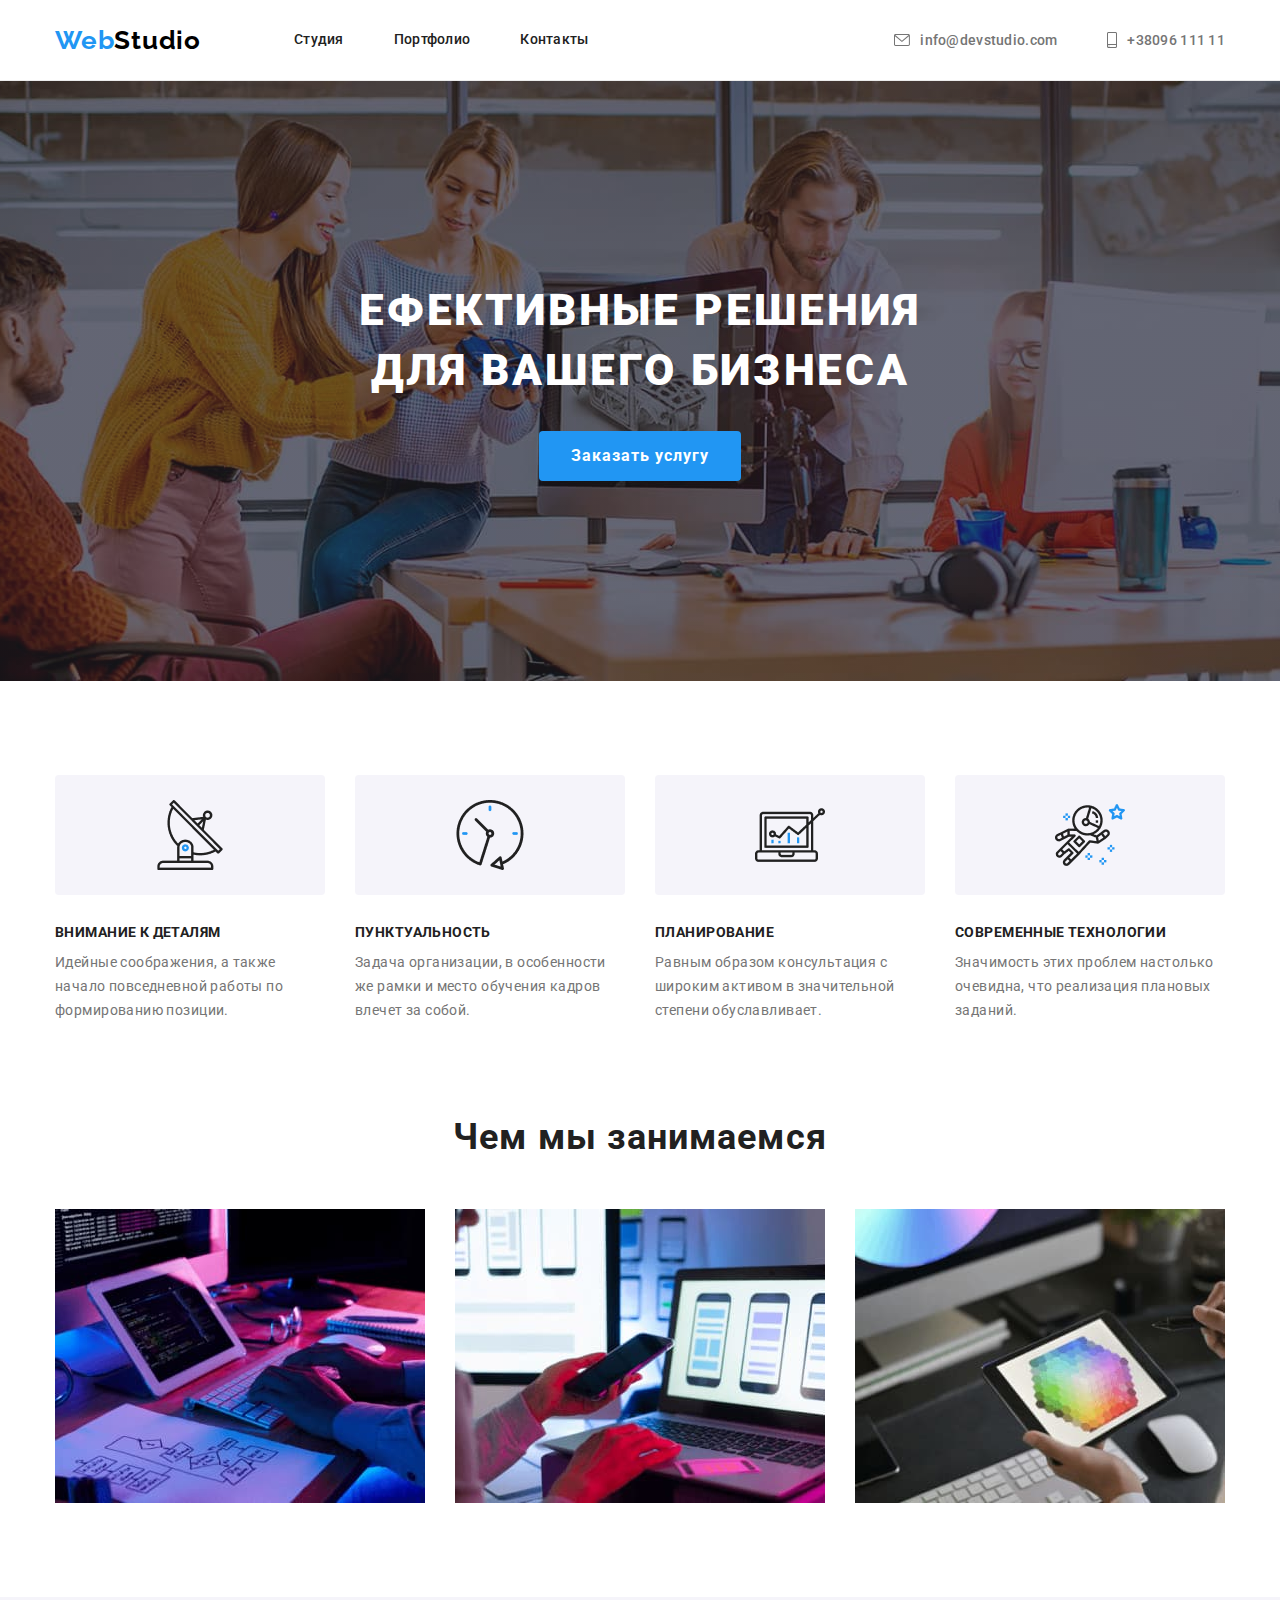
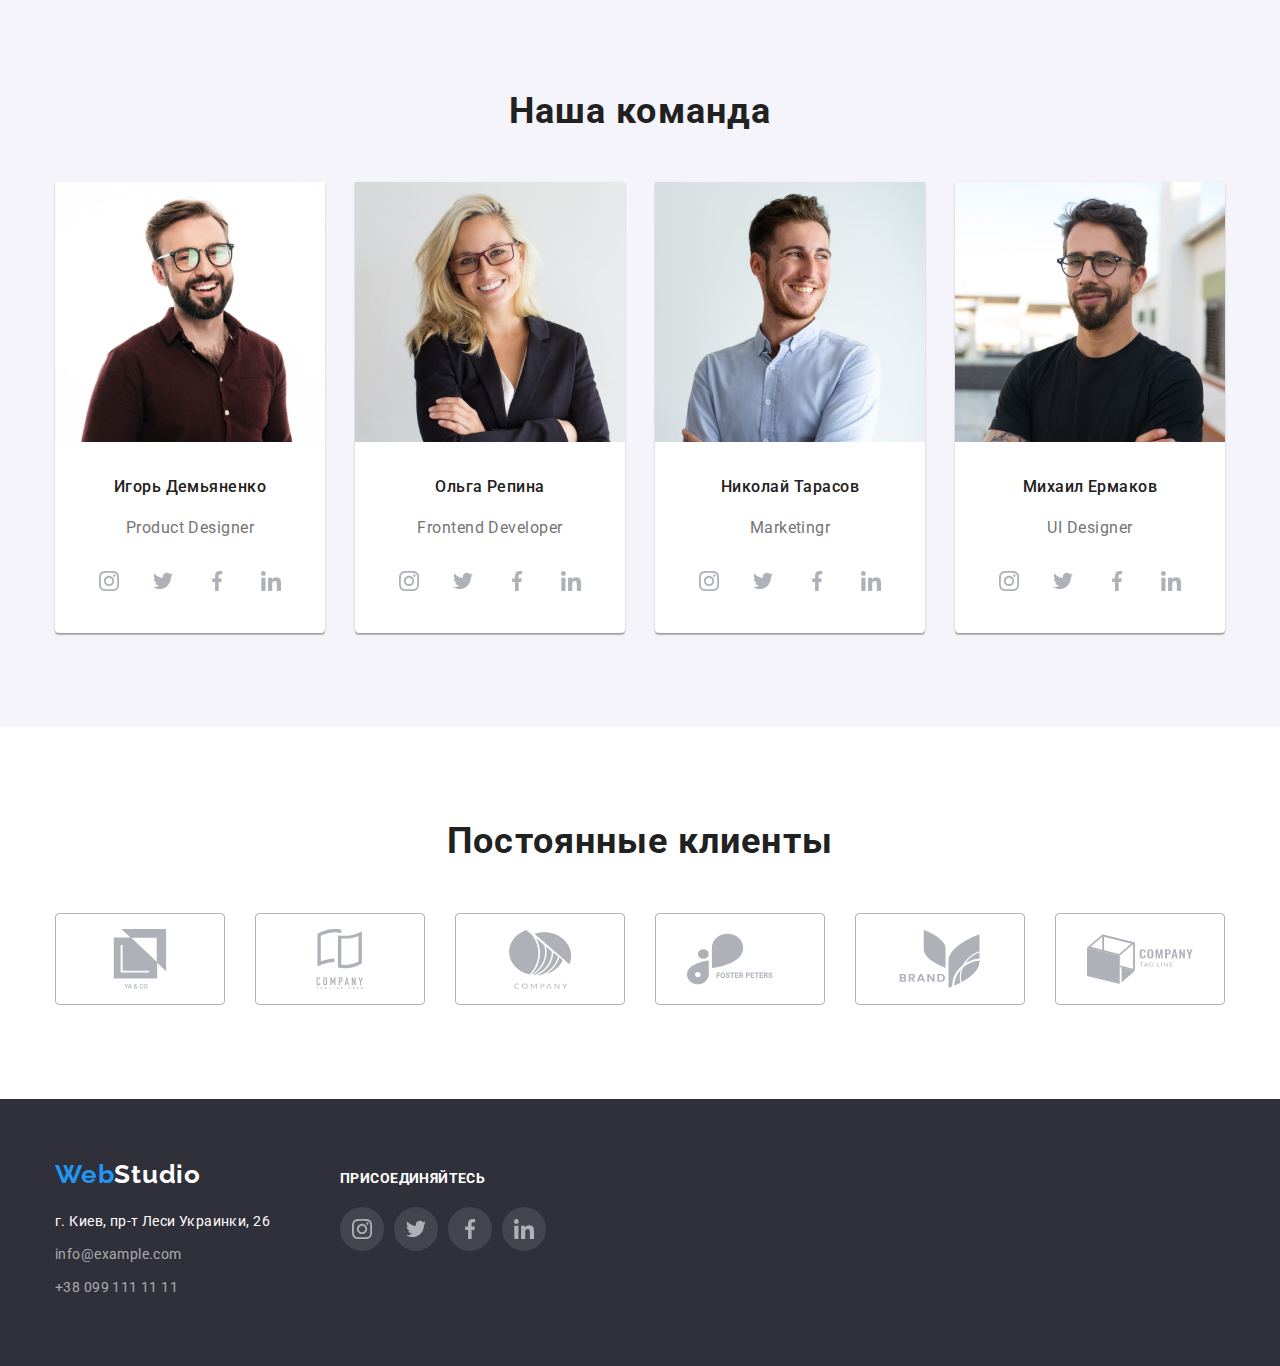
<file: index.html>
<!DOCTYPE html>
<html lang="ru">
    <head>
        <meta charset="UTF-8">
        <meta http-equiv="X-UA-Compatible" content="IE=edge">
        <meta name="viewport" content="width=device-width, initial-scale=1.0">
        <title>WebStuio</title>
        <link rel="stylesheet" href="https://cdnjs.cloudflare.com/ajax/libs/modern-normalize/1.1.0/modern-normalize.min.css">
        <link rel="stylesheet" href="./css/styles.css">
        <link href="https://fonts.googleapis.com/css2?family=Raleway:wght@700&family=Roboto:wght@400;500;700;900&display=swap" rel="stylesheet">
    </head>
    <body>
        <!--Шапка-->
        <header class="page-header">   
            <div class="header-container container">
                <nav class="header-navigation"> 
                    <a  class="logo-link link" href="./index.html"><span class="logo-first">Web</span><span class="logo-second">Studio</span></a>
                    <ul class="header-list list">   
                        <li class="header-list-item"><a class="header-list-link link" href="./index.html">Студия</a></li>
                        <li class="header-list-item"><a class="header-list-link link"href="./portfolio.html">Портфолио</a></li>
                        <li class="header-list-item"><a class="header-list-link link"href="">Контакты</a></li>
                    </ul>
                </nav>
                <ul class="header-info-list list">
                    <li class="info-list-item">
                        <a class="header-link link" href="mailto:info@devstudio.com">
                            <svg class="header-icon" width="16" height="12">
                                <use href="./images/symbol-defs.svg#icon-envelope"></use>
                            </svg>
                            info@devstudio.com
                        </a>
                    </li>
                    <li class="info-list-item">
                        <a class="header-link link" href="tel:+380961111111">
                        <svg class="header-icon" width="10" height="16">
                            <use href="./images/symbol-defs.svg#icon-smartphone"></use>
                        </svg>
                        +38096 111 11</a></li>
                </ul>
            </div>
        </header>
        <!--Основная часть-->
        <main>
            <section class="hero">
                <div class="container">
                    <h1 class="hero-title">Ефективные решения для вашего бизнеса</h1>
                    <button class="hero-btn" type="button">Заказать услугу</button>
                </div>
                </section>
            <section class="benefits section">
                <div class="container">
                    <h2 class="visually-hidden">Наши преимущества</h2>
                    <ul class="benefits-list list">
                        <li class="benefits-list-item icon-antenna">
                            <h3 class="benefits-item-title">Внимание к деталям</h3>
                            <p class="benefits-item-text"> Идейные соображения, а также начало повседневной работы по формированию позиции.</p>
                        </li>
                        <li class="benefits-list-item icon-clock">
                            <h3 class="benefits-item-title">Пунктуальность</h3>
                            <p  class="benefits-item-text">Задача организации, в особенности же рамки и место обучения кадров влечет за собой.</p>
                        </li>
                        <li class="benefits-list-item icon-diagram">
                            <h3 class="benefits-item-title">Планирование</h3>
                            <p class="benefits-item-text" >Равным образом консультация с широким активом в значительной степени обуславливает.</p>
                        </li>
                        <li class="benefits-list-item icon-astronaut">
                            <h3 class="benefits-item-title">Современные технологии</h3>
                            <p class="benefits-item-text"> Значимость этих проблем настолько очевидна, что реализация плановых заданий.</p>
                        </li>
                    </ul>
                </div>
            </section>
            <section class="works section">
                <div class="container">
                    <h2 class="works-title title">Чем мы занимаемся</h2>
                    <ul class="works-list list">
                        <li class="works-list-item">
                            <img src="./images/img1.jpg" alt="рабтота на ноутбууке" width="370" height="294">
                        </li>
                        <li class="works-list-item">
                            <img src="./images/img2.jpg" alt="рабтота на смартфоне" width="370" height="294">
                        </li>
                        <li class="works-list-item">
                            <img src="./images/img3.jpg" alt="рабтота на планшете" width="370" height="294">
                        </li>
                    </ul>
                </div>
            </section>
            <section class="team section">
                <div class="container">
                    <h2 class="team-title title" >Наша команда</h2>
                    <ul class="team-list list">
                        <li class="team-list-item">
                            <img class="team-img" src="./images/team-img-1.jpg" alt="Фото дизайнера проекта" width="270" height="260">
                            <h3 class="team-item-title">Игорь Демьяненко</h3>
                            <p class="team-item-text"lang="en">Product Designer</p>
                            <ul class="team-networking-list social-list list">
                                <li class="social-item">
                                    <a class="social-list-link" href="">
                                        <svg class="social-icon">
                                            <use href="./images/symbol-defs.svg#icon-instagram"></use>
                                        </svg>
                                    </a>
                                </li>
                                <li class="social-item">
                                    <a class="social-list-link" href="">
                                        <svg class="social-icon">
                                            <use href="./images/symbol-defs.svg#icon-twitter"></use>
                                        </svg>
                                    </a>
                                </li>
                                <li class="social-item">
                                    <a class="social-list-link" href="">
                                        <svg class="social-icon">
                                            <use href="./images/symbol-defs.svg#icon-facebook"></use>
                                        </svg>
                                    </a>
                                </li>
                                <li class="social-item">
                                    <a class="social-list-link" href="">
                                        <svg class="social-icon">
                                            <use href="./images/symbol-defs.svg#icon-linkedin"></use>
                                        </svg>
                                    </a>
                                </li>
                            </ul>
                        </li>
                        <li class="team-list-item">
                            <img class="team-img" src="./images/team-img-2.jpg" alt="Фото фронтенд разработчика" width="270" height="260">
                            <h3 class="team-item-title">Ольга Репина</h3>
                            <p class="team-item-text"lang="en"> Frontend Developer</p>
                            <ul class="team-networking-list social-list list">
                                <li class="social-item">
                                    <a class="social-list-link" href="">
                                        <svg class="social-icon">
                                            <use href="./images/symbol-defs.svg#icon-instagram"></use>
                                        </svg>
                                    </a>
                                </li>
                                <li class="social-item">
                                    <a class="social-list-link" href="">
                                        <svg class="social-icon">
                                            <use href="./images/symbol-defs.svg#icon-twitter"></use>
                                        </svg>
                                    </a>
                                </li>
                                <li class="social-item">
                                    <a class="social-list-link" href="">
                                        <svg class="social-icon">
                                            <use href="./images/symbol-defs.svg#icon-facebook"></use>
                                        </svg>
                                    </a>
                                </li>
                                <li class="social-item">
                                    <a class="social-list-link" href="">
                                        <svg class="social-icon">
                                            <use href="./images/symbol-defs.svg#icon-linkedin"></use>
                                        </svg>
                                    </a>
                                </li>
                            </ul>
                        </li>
                        <li class="team-list-item">
                            <img class="team-img" src="./images/team-img-3.jpg" alt="Фото маркетолога" width="270" height="260">
                            <h3 class="team-item-title">Николай Тарасов</h3>
                            <p class="team-item-text"lang="en">Marketingr</p>
                            <ul class="team-networking-list social-list list">
                                <li class="social-item">
                                    <a class="social-list-link" href="">
                                        <svg class="social-icon">
                                            <use href="./images/symbol-defs.svg#icon-instagram"></use>
                                        </svg>
                                    </a>
                                </li>
                                <li class="social-item">
                                    <a class="social-list-link" href="">
                                        <svg class="social-icon">
                                            <use href="./images/symbol-defs.svg#icon-twitter"></use>
                                        </svg>
                                    </a>
                                </li>
                                <li class="social-item">
                                    <a class="social-list-link" href="">
                                        <svg class="social-icon">
                                            <use href="./images/symbol-defs.svg#icon-facebook"></use>
                                        </svg>
                                    </a>
                                </li>
                                <li class="social-item">
                                    <a class="social-list-link" href="">
                                        <svg class="social-icon">
                                            <use href="./images/symbol-defs.svg#icon-linkedin"></use>
                                        </svg>
                                    </a>
                                </li>
                            </ul>
                        </li>
                        <li class="team-list-item">
                            <img class="team-img" src="./images/team-img-4.jpg" alt="Фото UI дизайнера" width="270" height="260">
                            <h3 class="team-item-title">Михаил Ермаков</h3>
                            <p class="team-item-text"lang="en">UI Designer</p>
                            <ul class="team-networking-list social-list list">
                                <li class="social-item">
                                    <a class="social-list-link" href="">
                                        <svg class="social-icon">
                                            <use href="./images/symbol-defs.svg#icon-instagram"></use>
                                        </svg>
                                    </a>
                                </li>
                                <li class="social-item">
                                    <a class="social-list-link" href="">
                                        <svg class="social-icon">
                                            <use href="./images/symbol-defs.svg#icon-twitter"></use>
                                        </svg>
                                    </a>
                                </li>
                                <li class="social-item">
                                    <a class="social-list-link" href="">
                                        <svg class="social-icon">
                                            <use href="./images/symbol-defs.svg#icon-facebook"></use>
                                        </svg>
                                    </a>
                                </li>
                                <li class="social-item">
                                    <a class="social-list-link" href="">
                                        <svg class="social-icon">
                                            <use href="./images/symbol-defs.svg#icon-linkedin"></use>
                                        </svg>
                                    </a>
                                </li>
                            </ul>
                        </li>
                    </ul>
                </div>
            </section>
            <section class="clients section">
                <div class="container">
                    <h2 class="clients-title title">Постоянные клиенты</h2>
                    <ul class="clients-list list">
                        <li class="clients-item">
                            <a href="" class="clients-link">
                                <svg class="clients-icon">
                                    <use href="./images/symbol-defs.svg#icon-yaco"></use>
                                </svg>
                            </a>
                        </li>
                        <li class="clients-item">
                            <a href="" class="clients-link">
                                <svg class="clients-icon">
                                    <use href="./images/symbol-defs.svg#icon-tagline"></use>
                                </svg>
                            </a>
                        </li>
                        <li class="clients-item">
                            <a href="" class="clients-link">
                                <svg class="clients-icon">
                                    <use href="./images/symbol-defs.svg#icon-company"></use>
                                </svg>
                            </a>
                        </li>
                        <li class="clients-item">
                            <a href="" class="clients-link">
                                <svg class="clients-icon">
                                    <use href="./images/symbol-defs.svg#icon-foster"></use>
                                </svg>
                            </a>
                        </li>
                        <li class="clients-item">
                            <a href="" class="clients-link">
                                <svg class="clients-icon">
                                    <use href="./images/symbol-defs.svg#icon-brand"></use>
                                </svg>
                            </a>
                        </li>
                        <li class="clients-item">
                            <a href="" class="clients-link">
                                <svg class="clients-icon">
                                    <use href="./images/symbol-defs.svg#icon-tag"></use>
                                </svg>
                            </a>
                        </li>
                    </ul>
                </div>
            </section>
        </main>
        <!--Футер-->
        <footer class="page-footer">
            <div class="container">
                <div class="footer-box">
                    <div class="footer-contacts">
                        <a  class="logo-link link" href="./index.html"><span class="logo-first">Web</span><span class="logo-second">Studio</span></a>
                        <address>
                            <ul class="footer-list list">
                                <li><a class="footer-link-adress footer-link link" href="https://www.google.com/maps/place/%D0%B1%D1%83%D0%BB.+%D0%9B%D0%B5%D1%81%D0%B8+%D0%A3%D0%BA%D1%80%D0%B0%D0%B8%D0%BD%D0%BA%D0%B8,+26,+%D0%9A%D0%B8%D0%B5%D0%B2,+02000/@50.4265807,30.5361971,17z/data=!4m13!1m7!3m6!1s0x40d4cf0e033ecbe9:0x57a4dffefec77da0!2z0LHRg9C7LiDQm9C10YHQuCDQo9C60YDQsNC40L3QutC4LCAyNiwg0JrQuNC10LIsIDAyMDAw!3b1!8m2!3d50.4265807!4d30.5383858!3m4!1s0x40d4cf0e033ecbe9:0x57a4dffefec77da0!8m2!3d50.4265807!4d30.5383858" target="_blank" rel="noreferrer noopener">г. Киев, пр-т Леси Украинки, 26</a></li>
                                <li><a class="footer-link link" href="mailto:info@example.com">info@example.com</a></li>
                                <li><a class="footer-link link" href="tel:+380991111111">+38 099 111 11 11</a></li>
                            </ul>
                        </address>
                    </div>
                    <div class="footer-social">
                        <b class="footer-text">Присоединяйтесь</b>
                        <ul class="team-networking-list social-list list">
                            <li class="social-item">
                                <a class="social-list-link footer-social-link" href="">
                                    <svg class="social-icon">
                                        <use href="./images/symbol-defs.svg#icon-instagram"></use>
                                    </svg>
                                </a>
                            </li>
                            <li class="social-item">
                                <a class="social-list-link footer-social-link" href="">
                                    <svg class="social-icon">
                                        <use href="./images/symbol-defs.svg#icon-twitter"></use>
                                    </svg>
                                </a>
                            </li>
                            <li class="social-item">
                                <a class="social-list-link footer-social-link" href="">
                                    <svg class="social-icon">
                                        <use href="./images/symbol-defs.svg#icon-facebook"></use>
                                    </svg>
                                </a>
                            </li>
                            <li class="social-item">
                                <a class="social-list-link footer-social-link" href="">
                                    <svg class="social-icon">
                                        <use href="./images/symbol-defs.svg#icon-linkedin"></use>
                                    </svg>
                                </a>
                            </li>
                        </ul>
                    </div>
                </div>
            </div>
        </footer>
    </body>
</html>
</file>
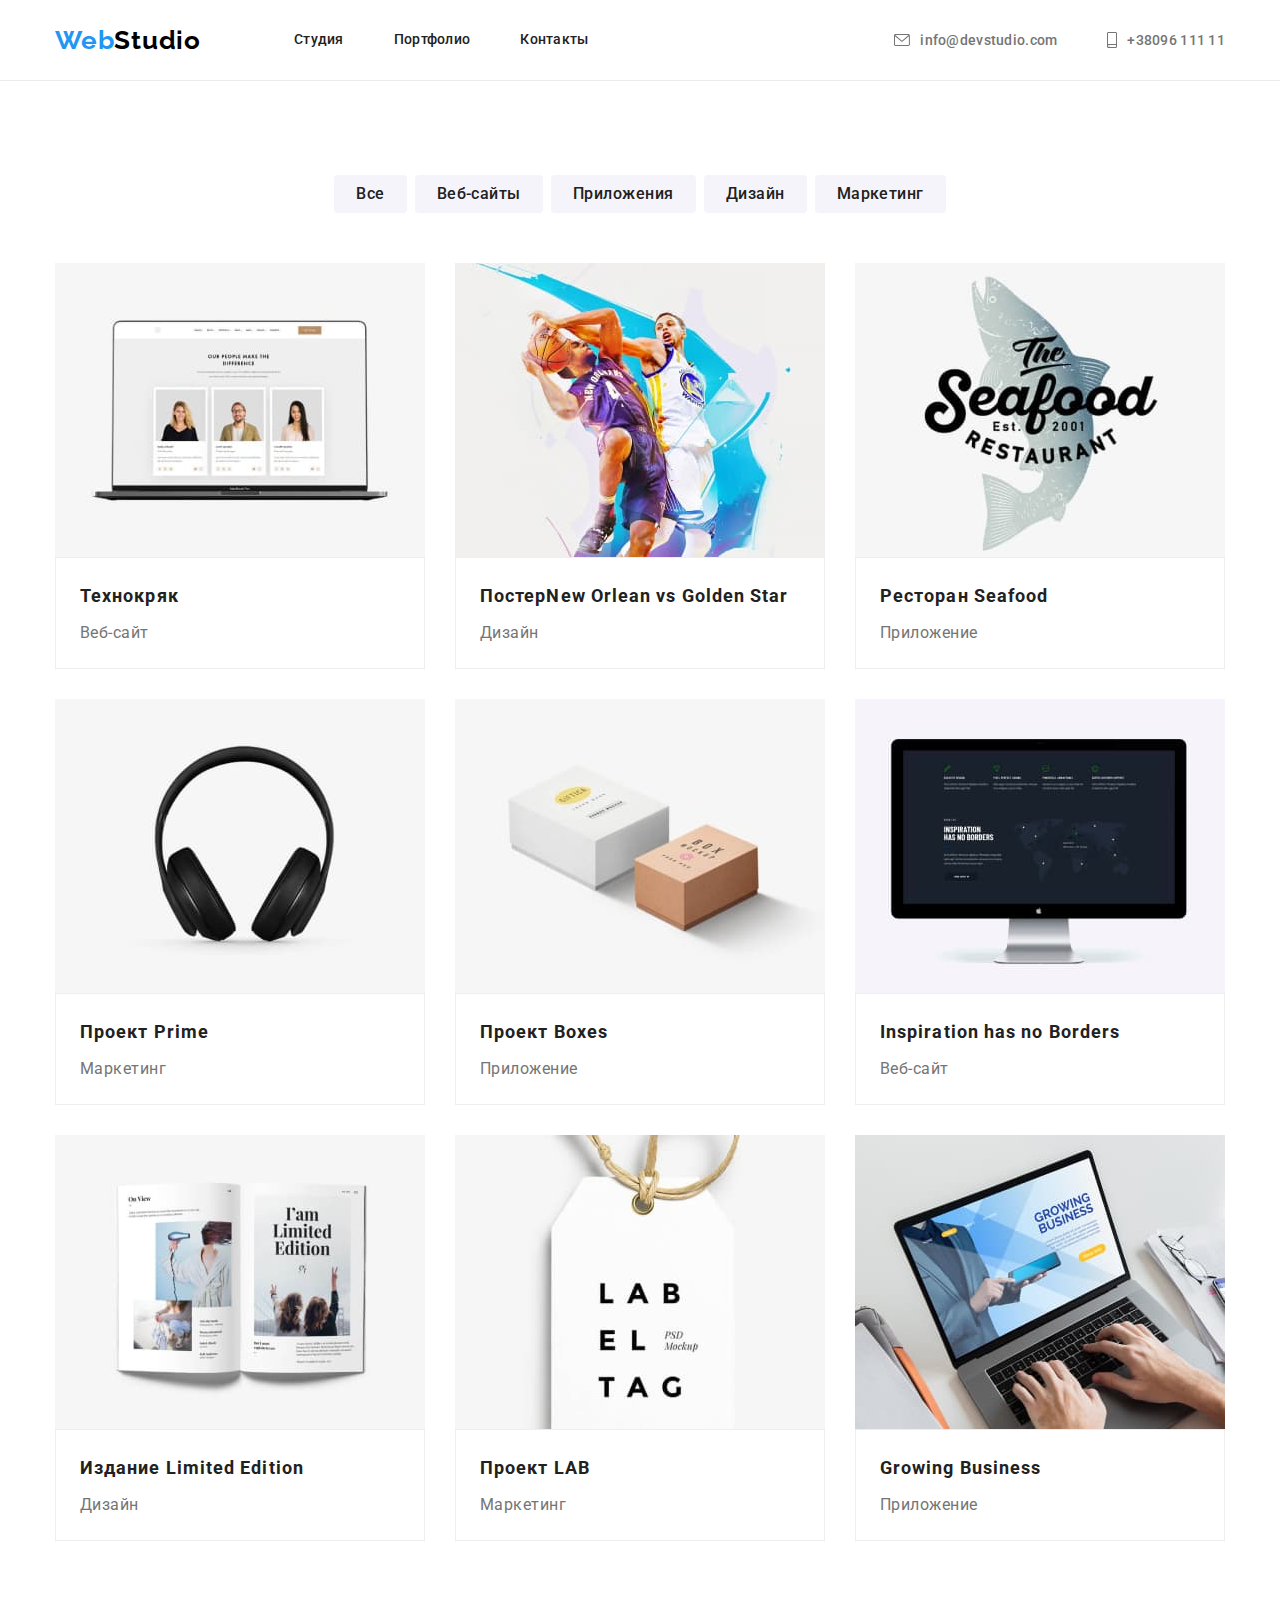
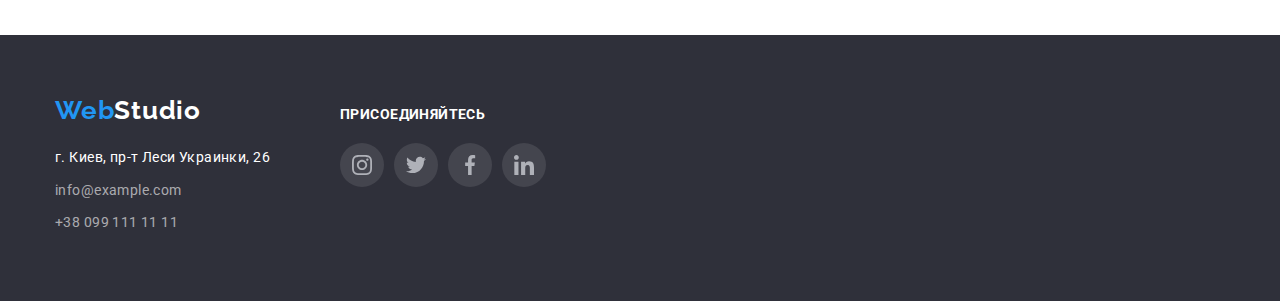
<file: portfolio.html>
<!DOCTYPE html>
<html lang="ru">
<head>
    <meta charset="UTF-8">
    <meta http-equiv="X-UA-Compatible" content="IE=edge">
    <meta name="viewport" content="width=device-width, initial-scale=1.0">
    <title>Портфолио</title>
    <link rel="stylesheet" href="https://cdnjs.cloudflare.com/ajax/libs/modern-normalize/1.1.0/modern-normalize.min.css">
    <link href="https://fonts.googleapis.com/css2?family=Raleway:wght@700&family=Roboto:wght@400;500;700;900&display=swap" rel="stylesheet">
    <link rel="stylesheet" href="./css/styles.css">
</head>
<body>
        <!--Шапка-->
        <header class="page-header">   
            <div class="header-container container">
                <nav class="header-navigation"> 
                    <a  class="logo-link link" href="./index.html"><span class="logo-first">Web</span><span class="logo-second">Studio</span></a>
                    <ul class="header-list list">   
                        <li class="header-list-item"><a class="header-list-link link" href="./index.html">Студия</a></li>
                        <li class="header-list-item"><a class="header-list-link link"href="./portfolio.html">Портфолио</a></li>
                        <li class="header-list-item"><a class="header-list-link link"href="">Контакты</a></li>
                    </ul>
                </nav>
                <ul class="header-info-list list">
                    <li class="info-list-item">
                        <a class="header-link link" href="mailto:info@devstudio.com">
                            <svg class="header-icon" width="16" height="12">
                                <use href="./images/symbol-defs.svg#icon-envelope"></use>
                            </svg>
                            info@devstudio.com
                        </a>
                    </li>
                    <li class="info-list-item">
                        <a class="header-link link" href="tel:+380961111111">
                        <svg class="header-icon" width="10" height="16">
                            <use href="./images/symbol-defs.svg#icon-smartphone"></use>
                        </svg>
                        +38096 111 11</a></li>
                </ul>
            </div>
        </header>
    <main>
        <section class="portfolio-section section">
            <div class="container">
                <h1 class="visually-hidden">Портфолио</h1>
                <ul class="portfolio-buttons-list list">
                    <li class="portfolio-list-button-item">
                        <button class="portfolio-button-item" type="button">Все</button>
                    </li>
                    <li class="portfolio-list-button-item">
                        <button class="portfolio-button-item" type="button">Веб-сайты</button>
                    </li>
                    <li class="portfolio-list-button-item">
                        <button class="portfolio-button-item" type="button">Приложения</button>
                    </li>
                    <li class="portfolio-list-button-item">
                        <button class="portfolio-button-item" type="button">Дизайн</button>
                    </li>
                    <li class="portfolio-list-button-item">
                        <button class="portfolio-button-item" type="button">Маркетинг</button>
                    </li>
                </ul>
                <ul class="portfolio-content-list list">
                    <li class="portfolio-content-item">
                        <img src="./images/portfolio_img1.jpg" alt="изображение людей на ноутбуке" width="370">
                        <div class="portfolio-description">
                            <h2 class="portfolio-content-title">Технокряк</h2>
                            <p class="portfolio-content-text" >Веб-сайт</p>
                        </div>
                    </li>
                    <li class="portfolio-content-item">
                        <img src="./images/portfolio_img2.jpg" alt="изображение баскетболистов" width="370">
                        <div class="portfolio-description">
                            <h2 class="portfolio-content-title">Постер<span lang="en">New Orlean vs Golden Star</span></h2>
                            <p class="portfolio-content-text">  Дизайн</p>
                        </div>
                    </li>
                    <li class="portfolio-content-item">
                        <img src="./images/portfolio_img3.jpg" alt="логотип ресторана" width="370">
                        <div class="portfolio-description">
                            <h2 class="portfolio-content-title">Ресторан <span lang="en">Seafood</span></h2>
                            <p class="portfolio-content-text" >Приложение</p>
                        </div>
                    </li>
                    <li class="portfolio-content-item">
                        <img src="./images/portfolio_img4.jpg" alt="изображение наушников" width="370">
                        <div class="portfolio-description">
                            <h2 class="portfolio-content-title">Проект <span lang="en">Prime</span></h2>
                            <p class="portfolio-content-text" >Маркетинг</p>
                        </div>
                    </li>
                    <li class="portfolio-content-item">
                        <img src="./images/portfolio_img5.jpg" alt="изображение двух коробок" width="370">
                        <div class="portfolio-description">
                            <h2 class="portfolio-content-title">Проект <span lang="en">Boxes</span></h2>
                            <p class="portfolio-content-text" >Приложение</p>
                        </div>
                    </li>
                    <li class="portfolio-content-item">
                        <img src="./images/portfolio_img6.jpg" alt="изображение экрана ноутбука" width="370">
                        <div class="portfolio-description">
                            <h2 class="portfolio-content-title" lang="en">Inspiration has no Borders</h2>
                            <p class="portfolio-content-text" >Веб-сайт</p>
                        </div>
                    </li>
                    <li class="portfolio-content-item">
                        <img src="./images/portfolio_img7.jpg" alt="изображение развернутой книги" width="370">
                        <div class="portfolio-description">
                            <h2 class="portfolio-content-title">Издание <span lang="en">Limited Edition</span></h2>
                            <p class="portfolio-content-text" >Дизайн</p>
                        </div>
                    </li>
                    <li class="portfolio-content-item">
                        <img src="./images/portfolio_img8.jpg" alt="логотип проекта Lab" width="370">
                        <div class="portfolio-description">
                            <h2 class="portfolio-content-title">Проект <span lang="en">LAB</span></h2>
                            <p class="portfolio-content-text" >Маркетинг</p>
                        </div>
                    </li>
                    <li class="portfolio-content-item">
                        <img src="./images/portfolio_img9.jpg" alt="на ноутбуке сайт Growing Business" width="370">
                        <div class="portfolio-description">
                            <h2 class="portfolio-content-title" lang="en">Growing Business</h2>
                            <p class="portfolio-content-text" >Приложение</p>
                        </div>
                    </li>
                </ul>
            </div>
        </section>
    </main>
        <!--Футер-->
        <footer class="page-footer">
            <div class="container">
                <div class="footer-box">
                    <div class="footer-contacts">
                        <a  class="logo-link link" href="./index.html"><span class="logo-first">Web</span><span class="logo-second">Studio</span></a>
                        <address>
                            <ul class="footer-list list">
                                <li><a class="footer-link-adress footer-link link" href="https://www.google.com/maps/place/%D0%B1%D1%83%D0%BB.+%D0%9B%D0%B5%D1%81%D0%B8+%D0%A3%D0%BA%D1%80%D0%B0%D0%B8%D0%BD%D0%BA%D0%B8,+26,+%D0%9A%D0%B8%D0%B5%D0%B2,+02000/@50.4265807,30.5361971,17z/data=!4m13!1m7!3m6!1s0x40d4cf0e033ecbe9:0x57a4dffefec77da0!2z0LHRg9C7LiDQm9C10YHQuCDQo9C60YDQsNC40L3QutC4LCAyNiwg0JrQuNC10LIsIDAyMDAw!3b1!8m2!3d50.4265807!4d30.5383858!3m4!1s0x40d4cf0e033ecbe9:0x57a4dffefec77da0!8m2!3d50.4265807!4d30.5383858" target="_blank" rel="noreferrer noopener">г. Киев, пр-т Леси Украинки, 26</a></li>
                                <li><a class="footer-link link" href="mailto:info@example.com">info@example.com</a></li>
                                <li><a class="footer-link link" href="tel:+380991111111">+38 099 111 11 11</a></li>
                            </ul>
                        </address>
                    </div>
                    <div class="footer-social">
                        <b class="footer-text">Присоединяйтесь</b>
                        <ul class="team-networking-list social-list list">
                            <li class="social-item">
                                <a class="social-list-link footer-social-link" href="">
                                    <svg class="social-icon">
                                        <use href="./images/symbol-defs.svg#icon-instagram"></use>
                                    </svg>
                                </a>
                            </li>
                            <li class="social-item">
                                <a class="social-list-link footer-social-link" href="">
                                    <svg class="social-icon">
                                        <use href="./images/symbol-defs.svg#icon-twitter"></use>
                                    </svg>
                                </a>
                            </li>
                            <li class="social-item">
                                <a class="social-list-link footer-social-link" href="">
                                    <svg class="social-icon">
                                        <use href="./images/symbol-defs.svg#icon-facebook"></use>
                                    </svg>
                                </a>
                            </li>
                            <li class="social-item">
                                <a class="social-list-link footer-social-link" href="">
                                    <svg class="social-icon">
                                        <use href="./images/symbol-defs.svg#icon-linkedin"></use>
                                    </svg>
                                </a>
                            </li>
                        </ul>
                    </div>
                </div>
            </div>
        </footer>
</body>
</html>
</file>
<file: css/styles.css>
*
{
    padding: 0;
    margin: 0;
    border: 0;
}

*, *::before, *::after
{
    box-sizing: border-box;
}

.visually-hidden 
{
    position: absolute;
    clip: rect(0 0 0 0);
    width: 1px;
    height: 1px;
    margin: -1px;
}

img
{
    display:block;
}
:root
{
    --primary-text-color: #212121;
    --secondary-text-color: #2196F3;
    --third-text-color: #757575;
}

body
{
    font-family: 'roboto', sans-serif;
    color: var(--primary-text-color);
}

.link
{
    text-decoration: none;
}
.list
{
    list-style: none;
}


/*--------------Header-------------*/
.page-header
{
    border-bottom: 1px solid #ECECEC;
}
.header-container
{
    display: flex;
    align-items: center;
}
.logo-link
{   
    display: block;
    font-family: Raleway, sans-serif;
    font-style: normal;
    font-weight: 700;
    font-size: 26px;
    line-height: 1.19;
    letter-spacing: 0.03em;
}
.page-header .logo-link
{
    margin-right: 93px;
}
.logo-first
{
    color: var(--secondary-text-color);
}
.logo-second
{
    color: #000000;
}
.header-list
{
    display: flex;

}
.header-list-item:not(:last-child)
{
    margin-right: 50px;

}
.header-navigation
{
    display: flex;
    align-items: center;
}
.header-list-link
{   display: block;
    padding-top: 32px;
    padding-bottom: 32px;
    font-weight: 500;
    font-size: 14px;
    line-height: 1.14;
    letter-spacing: 0.02em;
    color: inherit;

}
.header-list-link:hover,
.header-list-link:focus
{
    color: var(--secondary-text-color)
}
.header-info-list
{
    display: flex;
    margin-left: auto;
}
.info-list-item:not(:last-child)
{
    margin-right: 50px;

}
.header-link
{   display: flex;
    align-items: center;
    padding-top: 32px;
    padding-bottom: 32px;
    font-weight: 500;
    font-size: 14px;
    line-height: 16px;
    letter-spacing: 0.02em;
    color: var(--third-text-color);
}

.header-link:hover,
.header-link:focus
{
    color: var(--secondary-text-color);
}
.header-icon
{
    display:inline-block;
    margin-right: 10px;
    fill: currentColor;
}

.title
{
    font-weight: 700;
    font-size: 36px;
    line-height: 1.16;
    text-align: center;
    letter-spacing: 0.03em;
    color: inherit;
    margin-bottom: 50px;
}
/*--------------Main-------------*/
.section
{
    padding-top: 94px;
    padding-bottom: 94px;
}
.container
{
    width: 1200px;
    padding-left: 15px;
    padding-right: 15px; 
    margin: 0 auto;
}
/*--------------Hero-------------*/
.hero
{
    padding-top: 200px;
    max-width: 1600px;
    margin: 0 auto;
    background-color: #2F303A;
    background-image: linear-gradient( to right, rgba(47, 48, 58, 0.4),rgba(47, 48, 58, 0.4)), url('../images/header-backround.jpg');
    background-repeat: no-repeat;
    background-position: center;
    background-size: cover;
    height: 600px;
    text-align: center;
}
.hero-title
{
    max-width: 696px;
    margin: 0px auto 30px auto;
    padding-left: 13px;
    padding-right: 13px;
    font-weight: 900;
    font-size: 44px;
    line-height: 1.36;
    text-align: center;
    letter-spacing: 0.06em;
    text-transform: uppercase;
    color: #FFFFFF;
}
.hero-btn
{
    font-weight: 700;
    font-size: 16px;
    line-height: 1.87;
    text-align: center;
    letter-spacing: 0.06em;
    color: #FFFFFF;
    font-family: inherit;
    cursor: pointer;
    padding: 10px 32px;
    background-color: var(--secondary-text-color);
    border-radius: 4px;
    min-width: 200px;
    text-align: center;
}

/*--------------Benefits-------------*/

.benefits-list
{
    display: flex;
    flex-wrap: wrap;
    align-items: center;
    justify-content: center;
}
.benefits-list-item
{
    width: 270px;
}
.benefits-list-item:not(:last-child)
{
    margin-right: 30px;
}
.benefits-list-item::before{
    content: '';
    display: block;
    height: 120px;
    background: #F5F4FA;
    border-radius: 4px;
    margin-bottom: 30px;
}
.icon-antenna::before
{
    background-image: url('../images/antenna.png');
    background-repeat: no-repeat;
    background-position: center;
}
.icon-clock::before
{
    background-image: url('../images/clock.png');
    background-repeat: no-repeat;
    background-position: center;
}
.icon-diagram::before
{
    background-image: url('../images/diagram.png');
    background-repeat: no-repeat;
    background-position: center;
}
.icon-astronaut::before
{
    background-image: url('../images/astronaut.png');
    background-repeat: no-repeat;
    background-position: center;
}
.benefits-item-title
{
    font-weight: 700;
    font-size: 14px;
    line-height: 1.14;
    letter-spacing: 0.03em;
    text-transform: uppercase;
    color: inherit;
    margin-bottom: 10px;
}
.benefits-item-text
{
    font-size: 14px;
    line-height: 1.71;
    letter-spacing: 0.03em;
    color: var(--third-text-color);
}
/*--------------Works-------------*/
.works
{
    padding-top: 0px;

}
.works-list
{
    display: flex;
    align-items: center;
    margin-left: -30px;
}
.works-list-item
{
    flex-basis: calc(100% / 3 - 30px);
    margin-left: 30px;
}


/*--------------Team-------------*/
.team
{
    background-color: #F5F4FA;
}
.team-list
{
    display: flex;
    align-items: center;
    justify-content: center;
    margin-left: -30px;
}
.team-list-item
{
    flex-basis: calc(100% / 4 - 30px);
    margin-left: 30px;
    background-color: #FFFFFF;
    padding-bottom: 30px;
    box-shadow: 0px 1px 3px rgba(0, 0, 0, 0.12), 0px 1px 1px rgba(0, 0, 0, 0.14), 0px 2px 1px rgba(0, 0, 0, 0.2);
    border-radius: 0px 0px 4px 4px;
}

.team-img
{
    margin-bottom: 30px;
}
.team-item-title
{   
    margin-bottom: 10px;
    font-weight: 500;
    font-size: 16px;
    line-height: 1.9;
    text-align: center;
    letter-spacing: 0.03em;
    color: inherit
}
.team-item-text
{
    font-size: 16px;
    line-height: 1.9;
    text-align: center;
    letter-spacing: 0.03em;
    color: var(--third-text-color);
    margin-bottom: 16px;
}

.social-list
{
    display: flex;
    width: 206px;
    margin: 0 auto;
}
.social-item
{
    width: 44px;
    height: 44px;
}
.social-item:not(:last-child)
{
    margin-right: 10px;
}
.social-list-link
{
    width: 100%;
    height: 100%;
    color: #AFB1B8;
    display: flex;
    align-items: center;
    justify-content: center;
}
.social-list-link:hover,
.social-list-link:focus
{
    background-color: var(--secondary-text-color);
    border-radius: 50px;
    color: #ffffff;
}
.social-icon
{
    width: 20px;
    height: 20px;
    fill: currentColor;
}
/*--------------Clients-------------*/
.clients-list
{
    display: flex;
}
.clients-item
{
    width: 170px;
    height: 92px;
    border: 1px solid #AFB1B8;
    border-radius: 4px;
}
.clients-item:not(:last-child)
{
    margin-right: 30px;
}
.clients-link
{
    width: 100%;
    height: 100%;
    display: flex;
    align-items: center;
    justify-content: center;
    color: #AFB1B8;
}
.clients-link:hover,
.clients-link:focus
{
    color: var(--secondary-text-color);
}
.clients-icon
{
    width: 106px;
    height: 60px;
    fill: currentColor;
}
/*--------------Footer-------------*/
.page-footer
{
    background-color: #2F303A;
    padding-top: 60px;
    padding-bottom: 57px;
}

.page-footer .logo-link
{
    margin-bottom: 20px;
}
.page-footer .logo-second
{
    color: #FFFFFF;
}
.footer-link
{
    font-size: 14px;
    line-height: 1.71;
    letter-spacing: 0.03em;
    color: rgba(255, 255, 255, 0.6);
    font-style: normal;
}

.footer-link
{
    display: block;
    margin-bottom: 9px;
}

.footer-link-adress
{
    color: #FFFFFF;
}
.footer-link:hover,
.footer-link:focus
{
    color: var(--secondary-text-color);
}
.footer-box
{
    display: flex;
    align-items: baseline;
}
.footer-social
{
    margin-left: 70px;
}
.footer-text
{
    font-weight: 700px;
    font-size: 14px;
    line-height: 1.14;
    letter-spacing: 0.03em;
    text-transform: uppercase;
    color: #FFFFFF;
    margin-bottom: 20px;
    display: block;
}
.footer-social-link
{
    background-color: rgba(255,255,255, 0.1);
    border-radius: 50%;
}
/*--------------Portfolio-------------*/

.portfolio-buttons-list
{
    display: flex;
    align-items: center;
    justify-content: center;
}
.portfolio-list-button-item:not(:last-child)
{
    margin-right: 8px;
}
.portfolio-button-item
{
    padding: 6px 22px;
    background-color: #F5F4FA;
    border-radius: 4px;
    font-weight: 500;
    font-size: 16px;
    line-height: 1.62;
    text-align: center;
    letter-spacing: 0.03em;
    font-family: inherit;
    color: inherit;
    cursor: pointer;
}
.portfolio-button-item:hover,
.portfolio-button-item:focus
{
    color: #FFFFFF;
    background-color: var(--secondary-text-color);
    box-shadow: 0px 3px 1px rgba(0, 0, 0, 0.1), 0px 1px 2px rgba(0, 0, 0, 0.08), 0px 2px 2px rgba(0, 0, 0, 0.12);
}
.portfolio-content-list
{
    display: flex;
    flex-wrap: wrap;
    margin-top: 50px;
}
.portfolio-content-item
{
    flex-basis: calc(100% / 3 - 30px);
}
.portfolio-content-item:not(:nth-child(3n-2))
{
    margin-left: 30px;
}
.portfolio-content-item:not(:nth-child(n+7))
{
    margin-bottom: 30px;
}
.portfolio-content-item:hover
{
    box-shadow: 0px 1px 1px rgba(0, 0, 0, 0.12), 0px 4px 4px rgba(0, 0, 0, 0.06), 1px 4px 6px rgba(0, 0, 0, 0.16);
}
.portfolio-description
{
    padding: 20px 24px;
    border: 1px solid #EEEEEE;
}
.portfolio-content-title
{
    margin-bottom: 4px;
    font-weight: 700;
    font-size: 18px;
    line-height: 2.0;
    letter-spacing: 0.06em;
    color: inherit;
}

.portfolio-content-text
{
    font-size: 16px;
    line-height: 1.87;
    letter-spacing: 0.03em;
    color: var(--third-text-color);
}
</file>
